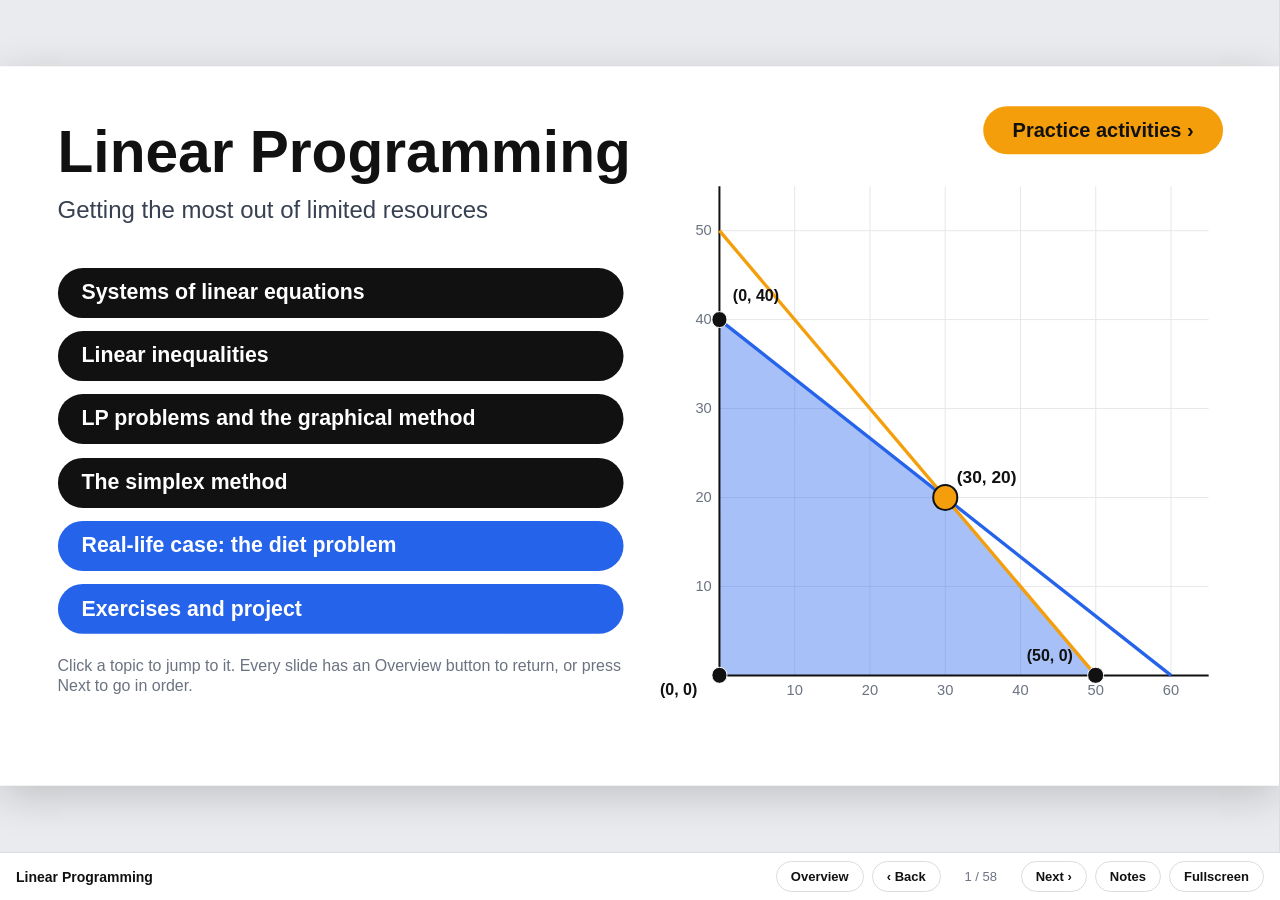
<file: index.html>
<!doctype html>
<html lang="en">
<head>
<meta charset="utf-8">
<meta name="viewport" content="width=device-width,initial-scale=1,viewport-fit=cover">
<style>:root{box-sizing:border-box;padding-top:env(safe-area-inset-top,0px);padding-bottom:env(safe-area-inset-bottom,0px)}body{margin:0;font:14px -apple-system,BlinkMacSystemFont,sans-serif}[hidden]{display:none!important}</style>
</head>
<body>
<title>Linear Programming</title>
<meta name="claude:viewport-fit-sides" content="cover">
<link rel="stylesheet" href="assets/katex/katex.min.css">
<style>
/* Layout: one 16:9 slide stage scaled to fit the window, a slim control bar below, guide notes in a drawer. */
:root{
  --ground:#e9ebee; --bar:#ffffff; --bar-fg:#111111; --bar-muted:#6b7280; --bar-line:#d9dce1; --accent:#2563eb;
  --ui:Arial,Helvetica,sans-serif;
}
@media (prefers-color-scheme:dark){:root:not([data-theme="light"]){--ground:#16181c;--bar:#1f2227;--bar-fg:#f3f4f6;--bar-muted:#a2a8b3;--bar-line:#33373e;--accent:#6b9bff;color-scheme:dark}}
:root[data-theme="dark"]{--ground:#16181c;--bar:#1f2227;--bar-fg:#f3f4f6;--bar-muted:#a2a8b3;--bar-line:#33373e;--accent:#6b9bff;color-scheme:dark}
html,body{height:100%}
body{background:var(--ground);color:var(--bar-fg);font-family:var(--ui);display:flex;flex-direction:column;overflow:hidden}
#main{flex:1;display:flex;min-height:0}
#viewport{position:relative;flex:1;min-width:0;overflow:hidden;padding-left:max(16px,env(safe-area-inset-left,0px));padding-right:max(16px,env(safe-area-inset-right,0px))}
#stage{position:absolute;left:0;top:0;width:1280px;height:720px;transform-origin:0 0;background:#fff;color:#111;overflow:hidden;
  box-shadow:0 10px 40px rgba(0,0,0,.18);cursor:pointer;-webkit-user-select:none;user-select:none}
.el{position:absolute;transition:opacity .55s ease, left 1s cubic-bezier(.45,0,.2,1), top 1s cubic-bezier(.45,0,.2,1), width 1s cubic-bezier(.45,0,.2,1), height 1s cubic-bezier(.45,0,.2,1), font-size 1s ease, background-color .8s ease, border-radius 1s ease}
.el.vec{left:0;top:0;width:1280px;height:720px;overflow:visible;pointer-events:none}
.el.vec path{transition:d 1s cubic-bezier(.45,0,.2,1), fill .8s ease, stroke .8s ease, stroke-width .8s ease}
.el.noanim,.el.noanim path{transition:none!important}
.box{box-sizing:border-box;display:block;text-decoration:none;color:inherit}
.box>.inner{display:flex;flex-direction:column;width:100%;height:100%;box-sizing:border-box;line-height:1.2;overflow:visible}
.box .p.bul{padding-left:1.1em;position:relative}
.box .p.bul::before{content:"•";position:absolute;left:.2em}
.box sub{font-size:.7em;vertical-align:-.25em;line-height:0}
.box .eqline{width:100%}
.box .katex{font-size:1.05em}
a.link{cursor:pointer}
a.link:hover{filter:brightness(1.08)}
a.link:focus-visible{outline:3px solid #f59e0b;outline-offset:3px}
#bar{display:flex;align-items:center;gap:8px;padding-block:8px;padding-left:max(16px,env(safe-area-inset-left,0px));padding-right:max(16px,env(safe-area-inset-right,0px));
  padding-bottom:calc(8px + env(safe-area-inset-bottom,0px));background:var(--bar);border-top:1px solid var(--bar-line);flex-wrap:wrap}
#bar .title{font-weight:700;font-size:14px;margin-right:auto;white-space:nowrap;overflow:hidden;text-overflow:ellipsis;min-width:0}
#bar button{font:700 13px var(--ui);color:var(--bar-fg);background:transparent;border:1px solid var(--bar-line);border-radius:999px;padding:7px 14px;cursor:pointer}
#bar button:hover{border-color:var(--accent);color:var(--accent)}
#bar button:focus-visible{outline:2px solid var(--accent);outline-offset:2px}
#count{font-size:13px;color:var(--bar-muted);font-variant-numeric:tabular-nums;min-width:64px;text-align:center}
#notes{width:0;overflow:hidden;background:var(--bar);border-left:1px solid var(--bar-line);transition:width .3s ease}
body.notes-open #notes{width:min(360px,45vw)}
#notes .wrap{width:min(360px,45vw);box-sizing:border-box;padding:18px 18px 18px 20px;height:100%;overflow:auto}
#notes h2{font-size:12px;letter-spacing:.08em;text-transform:uppercase;color:var(--bar-muted);margin:0 0 10px}
#notesText{white-space:pre-wrap;font-size:14px;line-height:1.55;margin:0;font-family:var(--ui)}
@media (max-width:560px){#bar .title{display:none} #bar{justify-content:center}}
@media (prefers-reduced-motion:reduce){.el,.el.vec path{transition:opacity .2s linear!important}}
</style>

<div id="main">
  <div id="viewport"><div id="stage" role="region" aria-label="Slide"></div></div>
  <aside id="notes" aria-label="Guide notes"><div class="wrap"><h2>Guide notes</h2><pre id="notesText"></pre></div></aside>
</div>
<div id="bar">
  <span class="title">Linear Programming</span>
  <button id="homeBtn" type="button" title="Overview (Home)">Overview</button>
  <button id="prevBtn" type="button" title="Previous (←)">‹ Back</button>
  <span id="count" aria-live="polite">1 / 1</span>
  <button id="nextBtn" type="button" title="Next (→ or Space)">Next ›</button>
  <button id="notesBtn" type="button" title="Guide notes (N)">Notes</button>
  <button id="fsBtn" type="button" title="Fullscreen (F)">Fullscreen</button>
</div>

<script src="assets/katex/katex.min.js"></script>
<script src="assets/deck-data.js"></script>
<script src="assets/deck.js"></script>

</body>
</html>
</file>
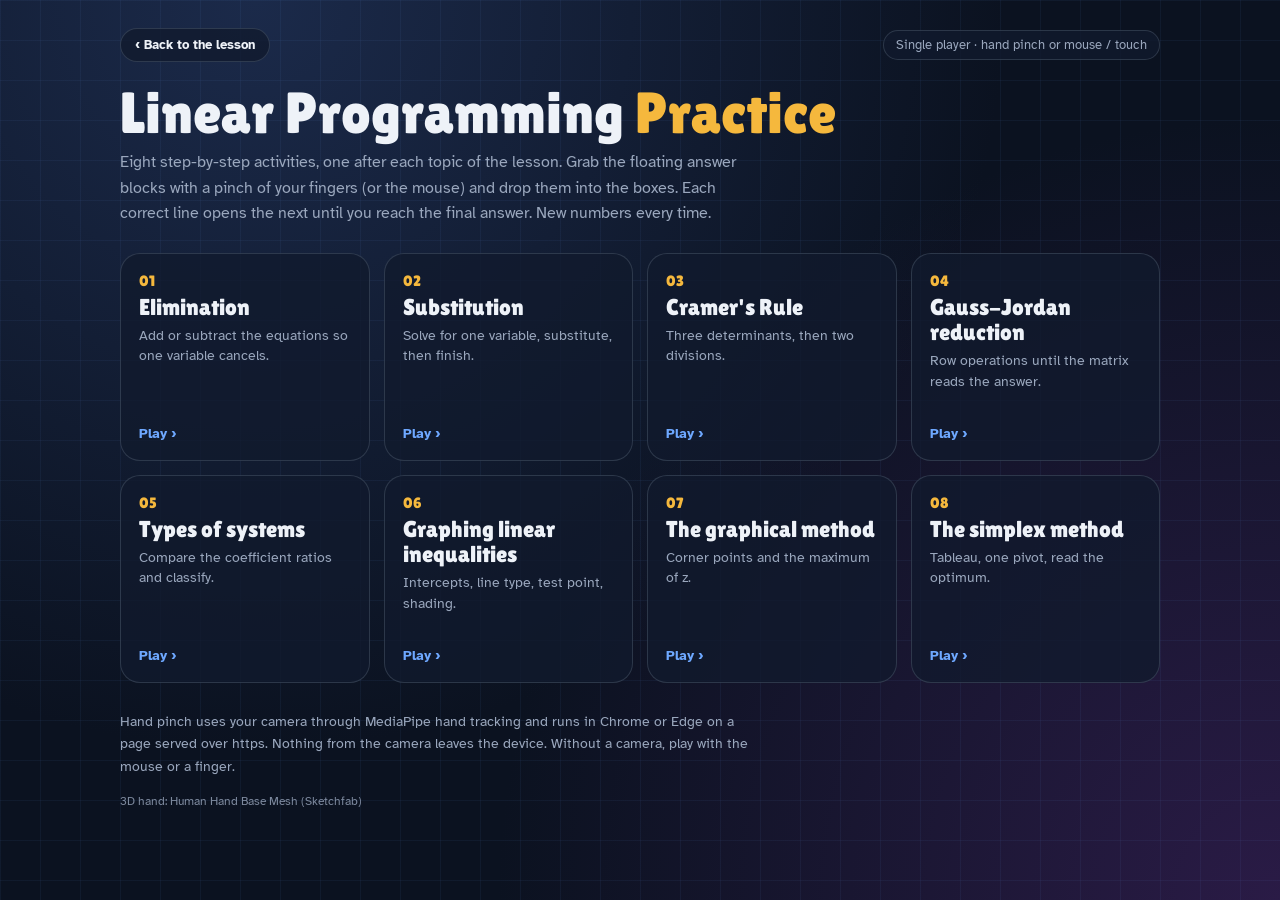
<file: practice/index.html>
<!doctype html>
<html lang="en">
<head>
<meta charset="utf-8">
<meta name="viewport" content="width=device-width,initial-scale=1,viewport-fit=cover">
<style>:root{box-sizing:border-box;padding-top:env(safe-area-inset-top,0px);padding-bottom:env(safe-area-inset-bottom,0px)}body{margin:0;font:14px -apple-system,BlinkMacSystemFont,sans-serif}[hidden]{display:none!important}</style>
</head>
<body>
<title>Linear Programming Practice</title>
<meta name="claude:viewport-fit-sides" content="cover">
<link rel="preconnect" href="https://fonts.googleapis.com">
<link rel="stylesheet" href="https://fonts.googleapis.com/css2?family=Atkinson+Hyperlegible:wght@400;700&family=Lilita+One&display=swap">
<link rel="stylesheet" href="../assets/katex/katex.min.css">
<link rel="stylesheet" href="practice.css">
<style>
body{overflow:auto}
.wrap{max-width:1040px;margin:0 auto;padding-block:28px 40px;padding-left:max(16px,env(safe-area-inset-left,0px));padding-right:max(16px,env(safe-area-inset-right,0px))}
.top{display:flex;justify-content:space-between;align-items:center;gap:12px;flex-wrap:wrap}
h1{font:400 clamp(34px,6vw,58px)/1 var(--display);margin:22px 0 8px;text-wrap:balance}
h1 span{color:var(--accent)}
.lede{color:var(--muted);max-width:62ch;line-height:1.6;font-size:16px;margin:0 0 26px}
.grid{display:grid;grid-template-columns:repeat(auto-fill,minmax(230px,1fr));gap:14px}
.act{display:grid;grid-template-rows:auto auto 1fr auto;gap:6px;padding:18px;border-radius:20px;background:var(--panel);border:1px solid var(--panel-line);color:var(--fg);text-decoration:none;min-height:170px;transition:transform .15s,border-color .15s}
.act:hover{transform:translateY(-3px);border-color:var(--accent)}
.act:focus-visible{outline:2px solid var(--accent);outline-offset:3px}
.act .n{font:400 15px var(--display);color:var(--accent)}
.act .t{font:400 23px/1.1 var(--display)}
.act .d{color:var(--muted);font-size:14px;line-height:1.45}
.act .go{font-weight:700;font-size:14px;color:var(--blue)}
.note{margin-top:28px;color:var(--muted);font-size:14px;line-height:1.6;max-width:70ch}
.note.credit{margin-top:8px;font-size:12px}
</style>
<div class="wrap">
  <div class="top"><a class="btn" href="../index.html">‹ Back to the lesson</a><span class="chip">Single player · hand pinch or mouse / touch</span></div>
  <h1>Linear Programming <span>Practice</span></h1>
  <p class="lede">Eight step-by-step activities, one after each topic of the lesson. Grab the floating answer blocks with a pinch of your fingers (or the mouse) and drop them into the boxes. Each correct line opens the next until you reach the final answer. New numbers every time.</p>
  <nav class="grid">
    <a class="act" href="elimination.html"><span class="n">01</span><span class="t">Elimination</span><span class="d">Add or subtract the equations so one variable cancels.</span><span class="go">Play ›</span></a>
    <a class="act" href="substitution.html"><span class="n">02</span><span class="t">Substitution</span><span class="d">Solve for one variable, substitute, then finish.</span><span class="go">Play ›</span></a>
    <a class="act" href="cramers-rule.html"><span class="n">03</span><span class="t">Cramer&#x27;s Rule</span><span class="d">Three determinants, then two divisions.</span><span class="go">Play ›</span></a>
    <a class="act" href="gauss-jordan.html"><span class="n">04</span><span class="t">Gauss-Jordan reduction</span><span class="d">Row operations until the matrix reads the answer.</span><span class="go">Play ›</span></a>
    <a class="act" href="types-of-systems.html"><span class="n">05</span><span class="t">Types of systems</span><span class="d">Compare the coefficient ratios and classify.</span><span class="go">Play ›</span></a>
    <a class="act" href="inequalities.html"><span class="n">06</span><span class="t">Graphing linear inequalities</span><span class="d">Intercepts, line type, test point, shading.</span><span class="go">Play ›</span></a>
    <a class="act" href="graphical-method.html"><span class="n">07</span><span class="t">The graphical method</span><span class="d">Corner points and the maximum of z.</span><span class="go">Play ›</span></a>
    <a class="act" href="simplex.html"><span class="n">08</span><span class="t">The simplex method</span><span class="d">Tableau, one pivot, read the optimum.</span><span class="go">Play ›</span></a>
  </nav>
  <p class="note">Hand pinch uses your camera through MediaPipe hand tracking and runs in Chrome or Edge on a page served over https. Nothing from the camera leaves the device. Without a camera, play with the mouse or a finger.</p>
  <!-- TODO: add the author name and licence of the Sketchfab model "Human Hand Base Mesh" -->
  <p class="note credit">3D hand: Human Hand Base Mesh (Sketchfab)</p>
</div>

</body>
</html>
</file>
<file: practice/practice.css>
/* Pinch practice: dark game look shared by every activity page (single dark world by design). */
:root{
  --bg:#0b1220; --bg2:#111a2e; --panel:rgba(17,26,46,.78); --panel-line:rgba(148,163,184,.22);
  --fg:#eef2f8; --muted:#9aa7bd; --accent:#f5b83d; --good:#46cf86; --bad:#ff6b6b; --blue:#6ea8ff; --violet:#b48cff;
  --display:"Lilita One","Arial Rounded MT Bold","Trebuchet MS",sans-serif;
  --ui:"Atkinson Hyperlegible",Verdana,Arial,sans-serif;
  color-scheme:dark;
}
html,body{height:100%}
body{background:var(--bg);color:var(--fg);font-family:var(--ui);overflow:hidden;
  background-image:linear-gradient(rgba(110,168,255,.06) 1px,transparent 1px),linear-gradient(90deg,rgba(110,168,255,.06) 1px,transparent 1px),radial-gradient(circle at 20% 0%,#1b2a4a 0,transparent 55%),radial-gradient(circle at 100% 100%,#2a1b46 0,transparent 50%);
  background-size:40px 40px,40px 40px,100% 100%,100% 100%}
button,a{font-family:var(--ui)}
#app{position:fixed;inset:0;display:grid;grid-template-rows:auto 1fr;gap:12px;
  padding-top:calc(12px + env(safe-area-inset-top,0px));padding-bottom:calc(12px + env(safe-area-inset-bottom,0px));
  padding-left:max(16px,env(safe-area-inset-left,0px));padding-right:max(16px,env(safe-area-inset-right,0px));
  -webkit-user-select:none;user-select:none}
#cam{position:absolute;inset:0;width:100%;height:100%;object-fit:cover;transform:scaleX(-1);opacity:0;pointer-events:none;transition:opacity .4s}
body.hand #cam{opacity:.28}
#fx{position:absolute;inset:0;width:100%;height:100%;pointer-events:none;z-index:9}
#tiles{position:absolute;inset:0;pointer-events:none;z-index:7;overflow:hidden}

/* HUD */
#hud{position:relative;z-index:3;display:flex;align-items:center;gap:8px;flex-wrap:wrap}
#hud .brand{display:flex;align-items:center;gap:10px;margin-right:auto;min-width:0}
#hud h1{font:400 clamp(20px,2.4vw,28px) var(--display);margin:0;letter-spacing:.01em;white-space:nowrap;overflow:hidden;text-overflow:ellipsis}
#hud h1 span{color:var(--accent)}
.chip{display:inline-flex;align-items:center;gap:6px;padding:6px 12px;border-radius:999px;background:var(--panel);border:1px solid var(--panel-line);font-size:13px;color:var(--muted);white-space:nowrap}
.chip b{color:var(--fg);font:400 17px var(--display);letter-spacing:.02em}
.btn{appearance:none;border:1px solid var(--panel-line);background:var(--panel);color:var(--fg);border-radius:999px;padding:8px 14px;font-weight:700;font-size:13px;cursor:pointer;text-decoration:none;display:inline-flex;align-items:center;gap:6px}
.btn:hover{border-color:var(--accent);color:var(--accent)}
.btn:focus-visible{outline:2px solid var(--accent);outline-offset:2px}
.btn.primary{background:linear-gradient(180deg,#ffcb5c,#f0a51f);color:#231703;border-color:transparent}
.btn.primary:hover{color:#231703;filter:brightness(1.06)}
.btn.big{font:400 20px var(--display);padding:14px 22px;letter-spacing:.02em}

/* Board */
#board{position:relative;z-index:2;display:grid;grid-template-columns:minmax(250px,.95fr) minmax(320px,1.45fr);gap:12px;min-height:0}
.panel{background:var(--panel);border:1px solid var(--panel-line);border-radius:18px;backdrop-filter:blur(8px);-webkit-backdrop-filter:blur(8px);min-height:0;min-width:0;position:relative}
.ptitle{font-size:11px;letter-spacing:.12em;text-transform:uppercase;color:var(--muted);font-weight:700}
#left{display:flex;flex-direction:column;gap:12px;padding:16px;overflow:auto}
#prompt .kicker{font:400 15px var(--display);color:var(--accent);letter-spacing:.04em;margin-bottom:6px}
#prompt .ptext{font-size:16px;line-height:1.55}
#prompt .katex{font-size:1.08em}
#visual{border-top:1px solid var(--panel-line);padding-top:12px}
#visual svg{width:100%;max-width:340px;display:block;margin:0 auto}
.vcap{font-size:12px;color:var(--muted);margin-bottom:6px;text-align:center}
.tab{border-collapse:collapse;margin:0 auto;font-size:15px}
.tab th,.tab td{padding:5px 9px;text-align:center;border-bottom:1px solid var(--panel-line)}
.tab th{color:var(--muted);font-weight:700;font-size:12px}
.tab td.b{border-left:2px solid var(--muted)}
.tab tr.bottom td{border-top:2px solid var(--muted)}
.tab .pc{background:rgba(245,184,61,.16)}
.tab .pr td{background:rgba(110,168,255,.14)}
.tab .pv{background:rgba(245,184,61,.5)!important;color:#fff;font-weight:700;border-radius:6px}
.tab .new{color:var(--accent);font-weight:700}
.mat{text-align:center;font-size:17px;padding:4px 0}

#mid{display:flex;flex-direction:column;padding:14px 14px 10px}
#mid .head{display:flex;align-items:center;justify-content:space-between;gap:8px;margin:0 2px 8px}
#lines{list-style:none;margin:0;padding:2px 4px 8px;overflow:auto;flex:1;display:flex;flex-direction:column;gap:8px}
.line{border-radius:14px;padding:9px 12px;border:1px solid transparent;transition:opacity .3s,background .3s,border-color .3s}
.line .cap{font-size:12px;color:var(--muted);margin-bottom:4px;font-weight:700}
.line .cap .katex{font-size:1em}
.line .row{display:flex;flex-wrap:wrap;align-items:center;gap:6px 6px;font-size:19px;min-height:40px}
.line .row .t{font-size:15px;color:var(--muted)}
.line.future{opacity:.0;height:0;padding:0;margin:0;overflow:hidden;border:0}
.line.active{background:rgba(110,168,255,.10);border-color:rgba(110,168,255,.45)}
.line.done{opacity:.86}
.line.done .row{font-size:17px}
.line.ok{background:rgba(70,207,134,.16);border-color:var(--good)}
.line.final.done{background:rgba(245,184,61,.12);border-color:rgba(245,184,61,.5);opacity:1}
.line.bad{animation:shake .45s}
@keyframes shake{20%{transform:translateX(-8px)}40%{transform:translateX(7px)}60%{transform:translateX(-5px)}80%{transform:translateX(3px)}}
.frac{display:inline-flex;flex-direction:column;align-items:center;vertical-align:middle;gap:3px}
.frac .num,.frac .den{display:flex;align-items:center;gap:4px;justify-content:center;padding:0 3px}
.frac .num{border-bottom:2px solid var(--fg);padding-bottom:3px}
.slot{display:inline-flex;align-items:center;justify-content:center;min-width:46px;height:40px;border-radius:10px;border:2px dashed rgba(238,242,248,.45);box-sizing:border-box;transition:border-color .15s,background .15s,width .15s;touch-action:none}
.slot.word{min-width:120px}
.slot.over{border-color:var(--accent);background:rgba(245,184,61,.15);border-style:solid}
.slot.full{border-color:transparent}
.slot.wrong{border-color:var(--bad)!important;background:rgba(255,107,107,.2)}
.slot.filled{border:0;min-width:0;height:auto;padding:0 2px;color:var(--good);font-weight:700}
.slot.filled .word{font-size:16px}
.line.final .slot.filled{color:var(--accent)}
#hintBox{margin:6px 4px 0;padding:10px 12px;border-radius:12px;background:rgba(180,140,255,.14);border:1px solid rgba(180,140,255,.4);font-size:14px;line-height:1.5}
#flash{position:absolute;left:50%;top:10px;transform:translate(-50%,-8px);padding:7px 14px;border-radius:999px;font-weight:700;font-size:14px;opacity:0;transition:opacity .2s,transform .2s;pointer-events:none;z-index:4;white-space:nowrap}
#flash.show{opacity:1;transform:translate(-50%,0)}
#flash.good{background:var(--good);color:#06240f}
#flash.bad{background:var(--bad);color:#2a0606}

/* Play area: answer blocks roam everywhere inside this dashed boundary (placed by practice.js) */
#bounds{position:absolute;z-index:6;border:2px dashed rgba(245,184,61,.28);border-radius:28px;pointer-events:none}
#bounds span{position:absolute;top:-11px;left:24px;background:var(--bg);padding:0 8px;font-size:12px;color:rgba(245,184,61,.75);letter-spacing:.08em;text-transform:uppercase;font-weight:700}
#handNote{position:absolute;left:50%;transform:translateX(-50%);bottom:calc(10px + env(safe-area-inset-bottom,0px));z-index:6;width:calc(100% - 32px);font-size:13px;color:var(--muted);text-align:center;pointer-events:none}

/* Hand settings (start card and HUD popover) */
.handset{display:flex;flex-wrap:wrap;align-items:center;justify-content:center;gap:8px 10px;margin:4px 0 0;font-size:13px;color:var(--muted)}
.handset .hs-t{font-weight:700;letter-spacing:.08em;text-transform:uppercase;font-size:11px}
.handset .hs-sw{display:flex;gap:6px}
.handset .hs-sw button{width:24px;height:24px;border-radius:50%;border:2px solid transparent;cursor:pointer;padding:0}
.handset .hs-sw button[aria-pressed="true"]{border-color:#fff;box-shadow:0 0 10px currentColor}
.handset .hs-seg{appearance:none;border-radius:999px;border:1px solid var(--panel-line);background:transparent;color:var(--fg);font:700 12px var(--ui);padding:3px 10px;cursor:pointer}
.handset .hs-seg:hover{border-color:var(--accent);color:var(--accent)}
.handset label{display:inline-flex;align-items:center;gap:6px}
.handset input[type=range]{width:90px;accent-color:var(--accent)}
.handset button:focus-visible,.handset input:focus-visible{outline:2px solid var(--accent);outline-offset:2px}
#handPop{position:absolute;z-index:12;right:max(16px,env(safe-area-inset-right,0px));padding:12px 14px;border-radius:16px;background:#16223d;border:1px solid var(--panel-line);box-shadow:0 18px 40px rgba(0,0,0,.5);max-width:calc(100% - 32px)}
.credit{font-size:12px!important;margin:10px 0 0!important;opacity:.8}

/* Tiles */
.tile{position:absolute;left:0;top:0;min-width:46px;height:40px;padding:0 12px;box-sizing:border-box;display:flex;align-items:center;justify-content:center;border-radius:12px;
  font-size:19px;font-weight:700;color:#fff;white-space:nowrap;will-change:transform;
  background:linear-gradient(180deg,#5b8def,#3a63c9);box-shadow:0 6px 0 rgba(0,0,0,.28),0 10px 22px rgba(0,0,0,.35),inset 0 1px 0 rgba(255,255,255,.35);transition:box-shadow .15s,scale .15s}
.tile.var{background:linear-gradient(180deg,#a77bff,#7a4fe0)}
.tile.sym{background:linear-gradient(180deg,#ffb455,#e98a12);color:#2b1600}
.tile.word{background:linear-gradient(180deg,#3fcf8e,#1f9f66);font-size:15px}
.tile .word{font-weight:700}
.tile.hover{scale:1.08;box-shadow:0 0 0 3px var(--accent),0 10px 22px rgba(0,0,0,.35)}
.tile.held{scale:1.14;z-index:2;box-shadow:0 0 0 3px #fff,0 18px 30px rgba(0,0,0,.45)}

/* Screens */
.screen{position:absolute;inset:0;z-index:20;display:grid;place-items:center;background:rgba(6,10,20,.72);backdrop-filter:blur(6px);-webkit-backdrop-filter:blur(6px);
  padding-left:max(16px,env(safe-area-inset-left,0px));padding-right:max(16px,env(safe-area-inset-right,0px));padding-block:16px;overflow:auto}
.card{background:linear-gradient(180deg,#16223d,#101a30);border:1px solid var(--panel-line);border-radius:24px;padding:28px;max-width:560px;width:100%;box-sizing:border-box;box-shadow:0 30px 80px rgba(0,0,0,.5);text-align:center}
.card h2{font:400 clamp(30px,5vw,44px)/1.05 var(--display);margin:0 0 6px;text-wrap:balance}
.card h2 span{color:var(--accent)}
.card p{color:var(--muted);line-height:1.55;margin:8px 0;font-size:15px}
.card .how{display:grid;grid-template-columns:repeat(3,1fr);gap:10px;margin:18px 0}
.card .how div{background:rgba(255,255,255,.04);border:1px solid var(--panel-line);border-radius:14px;padding:12px 8px;font-size:13px;color:var(--muted);line-height:1.4}
.card .how b{display:block;font:400 26px var(--display);color:var(--accent)}
.card .acts{display:flex;gap:10px;justify-content:center;flex-wrap:wrap;margin-top:16px}
#startMsg{margin-top:14px;padding:10px 12px;border-radius:12px;background:rgba(245,184,61,.12);color:var(--fg);font-size:14px;line-height:1.5}
.card .back{display:inline-block;margin-top:16px;color:var(--muted);font-size:14px}
#done .card h2{color:var(--accent)}

@media (max-width:900px){
  body{overflow:hidden}
  #board{grid-template-columns:1fr;grid-template-rows:minmax(0,auto) minmax(0,1fr);gap:8px}
  #left{max-height:32vh;padding:12px}
  #visual svg{max-width:220px}
  #prompt .ptext{font-size:15px}
  #mid{padding:10px}
  .line .row{font-size:17px}
  #hud{gap:6px}
  #hud .chip.opt{display:none}
  .card .how{grid-template-columns:1fr}
}
@media (max-width:520px){
  #hud .btn .lbl{display:none}
  #hud h1{font-size:19px}
}
@media (prefers-reduced-motion:reduce){.line.bad{animation:none}}
/* finished: a banner at the bottom so the worked solution stays readable */
#done{background:transparent;backdrop-filter:none;-webkit-backdrop-filter:none;place-items:end center;pointer-events:none;padding-bottom:calc(20px + env(safe-area-inset-bottom,0px))}
#done .card{pointer-events:auto;padding:18px 22px;max-width:620px;box-shadow:0 0 0 2px rgba(245,184,61,.55),0 30px 80px rgba(0,0,0,.6)}
#done .card h2{font-size:clamp(26px,4vw,36px)}
#done .acts{margin-top:10px}
@media (max-width:900px){
  #left{max-height:38vh}
  #done .card{padding:14px 16px}
  #done .card p{display:none}
  #done .btn.big{font-size:16px;padding:10px 16px}
  #done .back{margin-top:8px}
}
</file>
